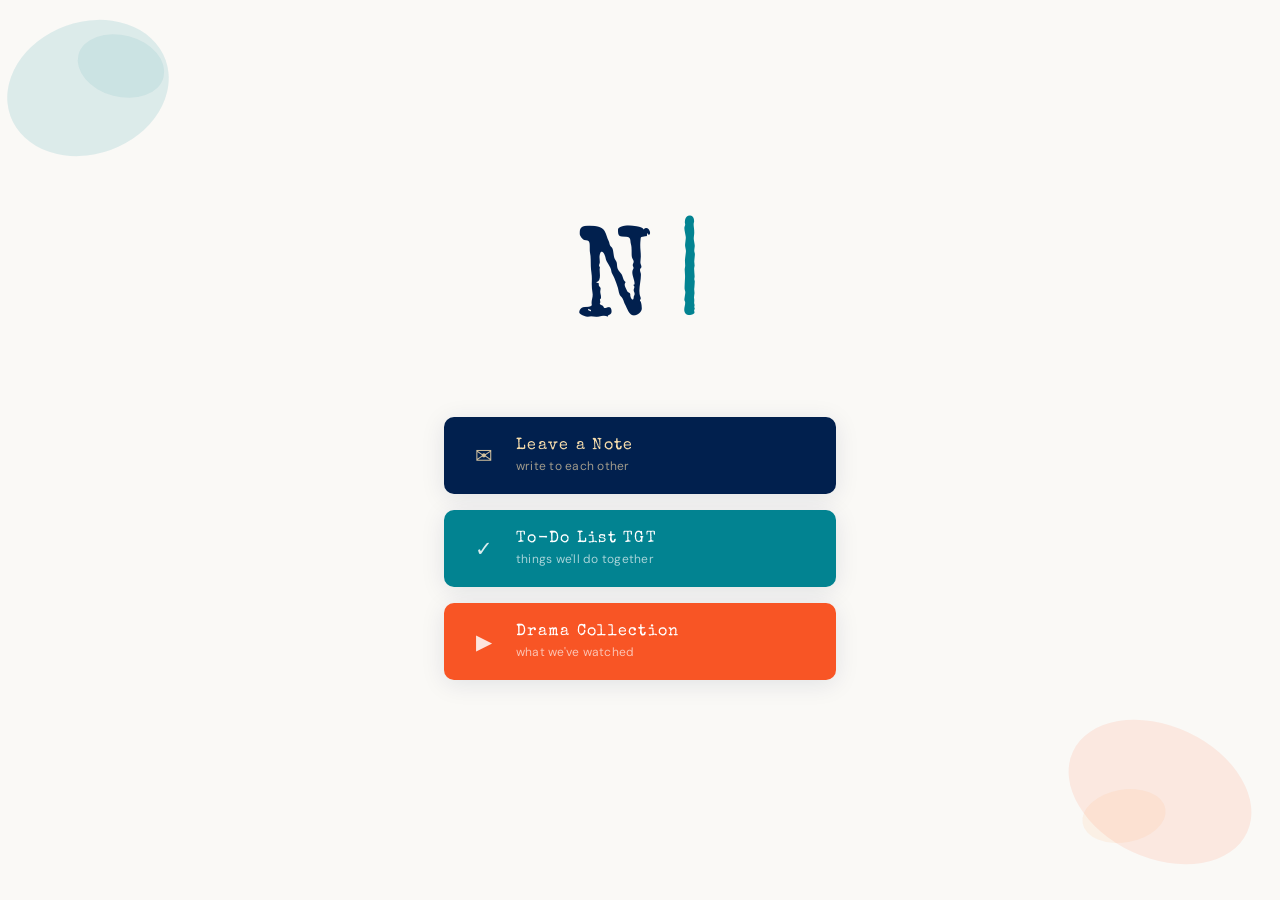
<file: index.html>
<!DOCTYPE html>
<html lang="en">
<head>
  <meta charset="UTF-8" />
  <meta name="viewport" content="width=device-width, initial-scale=1.0" />
  <title>N & M</title>
  <link rel="stylesheet" href="css/main.css" />
  <link rel="stylesheet" href="css/index.css" />
</head>
<body>

  <main class="landing">

    <!-- Ink splash decorations (SVG inline) -->
    <div class="splash splash-tl" aria-hidden="true">
      <svg viewBox="0 0 200 200" xmlns="http://www.w3.org/2000/svg">
        <ellipse cx="80" cy="80" rx="75" ry="60" fill="#028391" opacity="0.12" transform="rotate(-20 80 80)"/>
        <ellipse cx="110" cy="60" rx="40" ry="28" fill="#028391" opacity="0.08" transform="rotate(15 110 60)"/>
      </svg>
    </div>
    <div class="splash splash-br" aria-hidden="true">
      <svg viewBox="0 0 200 200" xmlns="http://www.w3.org/2000/svg">
        <ellipse cx="100" cy="110" rx="80" ry="55" fill="#F85525" opacity="0.10" transform="rotate(25 100 110)"/>
        <ellipse cx="70" cy="130" rx="35" ry="22" fill="#FAA968" opacity="0.12" transform="rotate(-10 70 130)"/>
      </svg>
    </div>

    <!-- Title -->
    <div class="title-block">
      <h1 class="site-title" id="typewriter-title" aria-label="N & M"></h1>
      <div class="title-cursor" id="cursor" aria-hidden="true">|</div>
    </div>

    <!-- Nav buttons -->
    <nav class="landing-nav" role="navigation" aria-label="Sections">
      <a href="notes.html" class="landing-btn btn-notes">
        <span class="btn-icon" aria-hidden="true">✉</span>
        <span class="btn-label">Leave a Note</span>
        <span class="btn-sub">write to each other</span>
      </a>
      <a href="todo.html" class="landing-btn btn-todo">
        <span class="btn-icon" aria-hidden="true">✓</span>
        <span class="btn-label">To-Do List TGT</span>
        <span class="btn-sub">things we'll do together</span>
      </a>
      <a href="drama.html" class="landing-btn btn-drama">
        <span class="btn-icon" aria-hidden="true">▶</span>
        <span class="btn-label">Drama Collection</span>
        <span class="btn-sub">what we've watched</span>
      </a>
    </nav>

  </main>

  <script src="js/app.js"></script>
  <script src="js/index.js"></script>
</body>
</html>
</file>
<file: css/main.css>
/* ============================================================
   MAIN.CSS  —  shared styles, nav bar, user picker, tokens
   ============================================================ */

/* ── Google Fonts ── */
@import url('https://fonts.googleapis.com/css2?family=Special+Elite&family=DM+Sans:wght@300;400;500&family=Playfair+Display:ital,wght@0,700;1,400&display=swap');

/* ── Design Tokens ── */
:root {
  --navy:   #01204E;
  --teal:   #028391;
  --cream:  #F6DCAC;
  --peach:  #FAA968;
  --orange: #F85525;

  --font-typewriter: 'Special Elite', cursive;
  --font-body: 'DM Sans', sans-serif;
  --font-serif: 'Playfair Display', serif;

  --nav-h: 56px;
  --radius: 10px;
  --shadow: 0 4px 24px rgba(1,32,78,0.10);
}

/* ── Reset ── */
*, *::before, *::after { box-sizing: border-box; margin: 0; padding: 0; }

html { scroll-behavior: smooth; }

body {
  font-family: var(--font-body);
  background: #faf9f6;
  color: var(--navy);
  min-height: 100vh;
}

img { max-width: 100%; display: block; }

button { cursor: pointer; border: none; background: none; font-family: inherit; }

/* ── Top Nav Bar ── */
.top-nav {
  position: sticky;
  top: 0;
  z-index: 100;
  height: var(--nav-h);
  background: var(--navy);
  display: flex;
  align-items: center;
  justify-content: space-between;
  padding: 0 24px;
  box-shadow: 0 2px 12px rgba(1,32,78,0.18);
}

.nav-back {
  display: flex;
  align-items: center;
  gap: 8px;
  color: var(--cream);
  font-family: var(--font-typewriter);
  font-size: 0.9rem;
  letter-spacing: 0.05em;
  text-decoration: none;
  transition: color 0.2s;
}
.nav-back:hover { color: var(--peach); }
.nav-back svg { width: 18px; height: 18px; }

.nav-title {
  font-family: var(--font-typewriter);
  color: var(--cream);
  font-size: 1.1rem;
  letter-spacing: 0.1em;
}

.nav-right {
  display: flex;
  align-items: center;
  gap: 12px;
}

#user-badge {
  font-family: var(--font-typewriter);
  font-size: 0.8rem;
  color: #fff;
  padding: 4px 12px;
  border-radius: 20px;
  letter-spacing: 0.06em;
}

.switch-btn {
  font-family: var(--font-typewriter);
  font-size: 0.75rem;
  color: var(--cream);
  opacity: 0.6;
  background: none;
  border: none;
  cursor: pointer;
  transition: opacity 0.2s;
  letter-spacing: 0.05em;
}
.switch-btn:hover { opacity: 1; }

/* ── User Picker Overlay ── */
#user-picker-overlay {
  position: fixed;
  inset: 0;
  z-index: 9999;
  background: var(--navy);
  display: flex;
  align-items: center;
  justify-content: center;
  transition: opacity 0.4s;
}

#user-picker-overlay.fade-out { opacity: 0; }

.picker-box {
  text-align: center;
}

.picker-label {
  font-family: var(--font-typewriter);
  color: var(--cream);
  font-size: 1.8rem;
  letter-spacing: 0.15em;
  margin-bottom: 48px;
}

.picker-buttons {
  display: flex;
  gap: 48px;
  justify-content: center;
}

.picker-btn {
  display: flex;
  flex-direction: column;
  align-items: center;
  gap: 16px;
  color: var(--cream);
  font-family: var(--font-typewriter);
  font-size: 1.1rem;
  letter-spacing: 0.1em;
  transition: transform 0.2s;
  background: none;
  border: none;
  cursor: pointer;
}
.picker-btn:hover { transform: translateY(-6px); }

.picker-avatar {
  width: 120px;
  height: 120px;
  border-radius: 50%;
  overflow: hidden;
  border: 3px solid var(--teal);
}

.picker-avatar img {
  width: 100%;
  height: 100%;
  object-fit: cover;
}

.avatar-fallback {
  width: 100%;
  height: 100%;
  background: var(--teal);
  color: #fff;
  font-size: 2.5rem;
  align-items: center;
  justify-content: center;
  font-family: var(--font-typewriter);
}

/* ── Shared Utilities ── */
.page-content {
  max-width: 860px;
  margin: 0 auto;
  padding: 40px 24px 80px;
}

.section-heading {
  font-family: var(--font-typewriter);
  font-size: 1.5rem;
  letter-spacing: 0.1em;
  margin-bottom: 8px;
}

.timestamp {
  font-size: 0.72rem;
  opacity: 0.45;
  letter-spacing: 0.04em;
}

.tag-pill {
  display: inline-block;
  font-family: var(--font-typewriter);
  font-size: 0.72rem;
  padding: 2px 10px;
  border-radius: 20px;
  letter-spacing: 0.06em;
}

/* ── Responsive ── */
@media (max-width: 600px) {
  .picker-buttons { gap: 24px; }
  .picker-avatar { width: 90px; height: 90px; }
  .page-content { padding: 24px 16px 60px; }
}
</file>
<file: css/index.css>
/* ============================================================
   INDEX.CSS  —  landing page
   ============================================================ */

.landing {
  min-height: 100vh;
  display: flex;
  flex-direction: column;
  align-items: center;
  justify-content: center;
  gap: 64px;
  position: relative;
  overflow: hidden;
  background: #faf9f6;
}

/* ── Ink splashes ── */
.splash { position: absolute; pointer-events: none; overflow: hidden; }
.splash-tl { top: 0; left: 0; width: 220px; height: 220px; }
.splash-br { bottom: 0; right: 0; width: 240px; height: 240px; }

/* ── Title ── */
.title-block {
  display: flex;
  align-items: flex-end;
  gap: 4px;
}

.site-title {
  font-family: var(--font-typewriter);
  font-size: clamp(4rem, 12vw, 8rem);
  color: var(--navy);
  letter-spacing: 0.12em;
  line-height: 1;
  font-weight: 400;
}

.title-cursor {
  font-family: var(--font-typewriter);
  font-size: clamp(4rem, 12vw, 8rem);
  color: var(--teal);
  line-height: 1;
  animation: blink 1s step-end infinite;
  margin-bottom: 0.04em;
}

@keyframes blink {
  0%, 100% { opacity: 1; }
  50% { opacity: 0; }
}

/* ── Nav buttons ── */
.landing-nav {
  display: flex;
  flex-direction: column;
  gap: 16px;
  width: 100%;
  max-width: 440px;
  padding: 0 24px;
}

.landing-btn {
  display: grid;
  grid-template-columns: 2rem 1fr;
  grid-template-rows: auto auto;
  column-gap: 16px;
  align-items: center;
  padding: 20px 24px;
  border-radius: var(--radius);
  text-decoration: none;
  transition: transform 0.18s, box-shadow 0.18s;
  box-shadow: var(--shadow);
  position: relative;
  overflow: hidden;
}

.landing-btn::after {
  content: '';
  position: absolute;
  inset: 0;
  opacity: 0;
  background: rgba(255,255,255,0.08);
  transition: opacity 0.18s;
}
.landing-btn:hover::after { opacity: 1; }
.landing-btn:hover { transform: translateX(6px); box-shadow: 0 8px 32px rgba(1,32,78,0.16); }

.btn-icon {
  grid-row: 1 / 3;
  font-size: 1.3rem;
  display: flex;
  align-items: center;
  justify-content: center;
  opacity: 0.85;
}

.btn-label {
  font-family: var(--font-typewriter);
  font-size: 1rem;
  letter-spacing: 0.08em;
  line-height: 1.2;
}

.btn-sub {
  font-family: var(--font-body);
  font-size: 0.75rem;
  opacity: 0.65;
  letter-spacing: 0.02em;
  margin-top: 2px;
}

/* Button themes */
.btn-notes {
  background: var(--navy);
  color: var(--cream);
}

.btn-todo {
  background: var(--teal);
  color: #fff;
}

.btn-drama {
  background: var(--orange);
  color: #fff;
}

/* ── Responsive ── */
@media (max-width: 480px) {
  .landing { gap: 48px; }
  .landing-nav { gap: 12px; }
  .landing-btn { padding: 16px 18px; }
}
</file>
